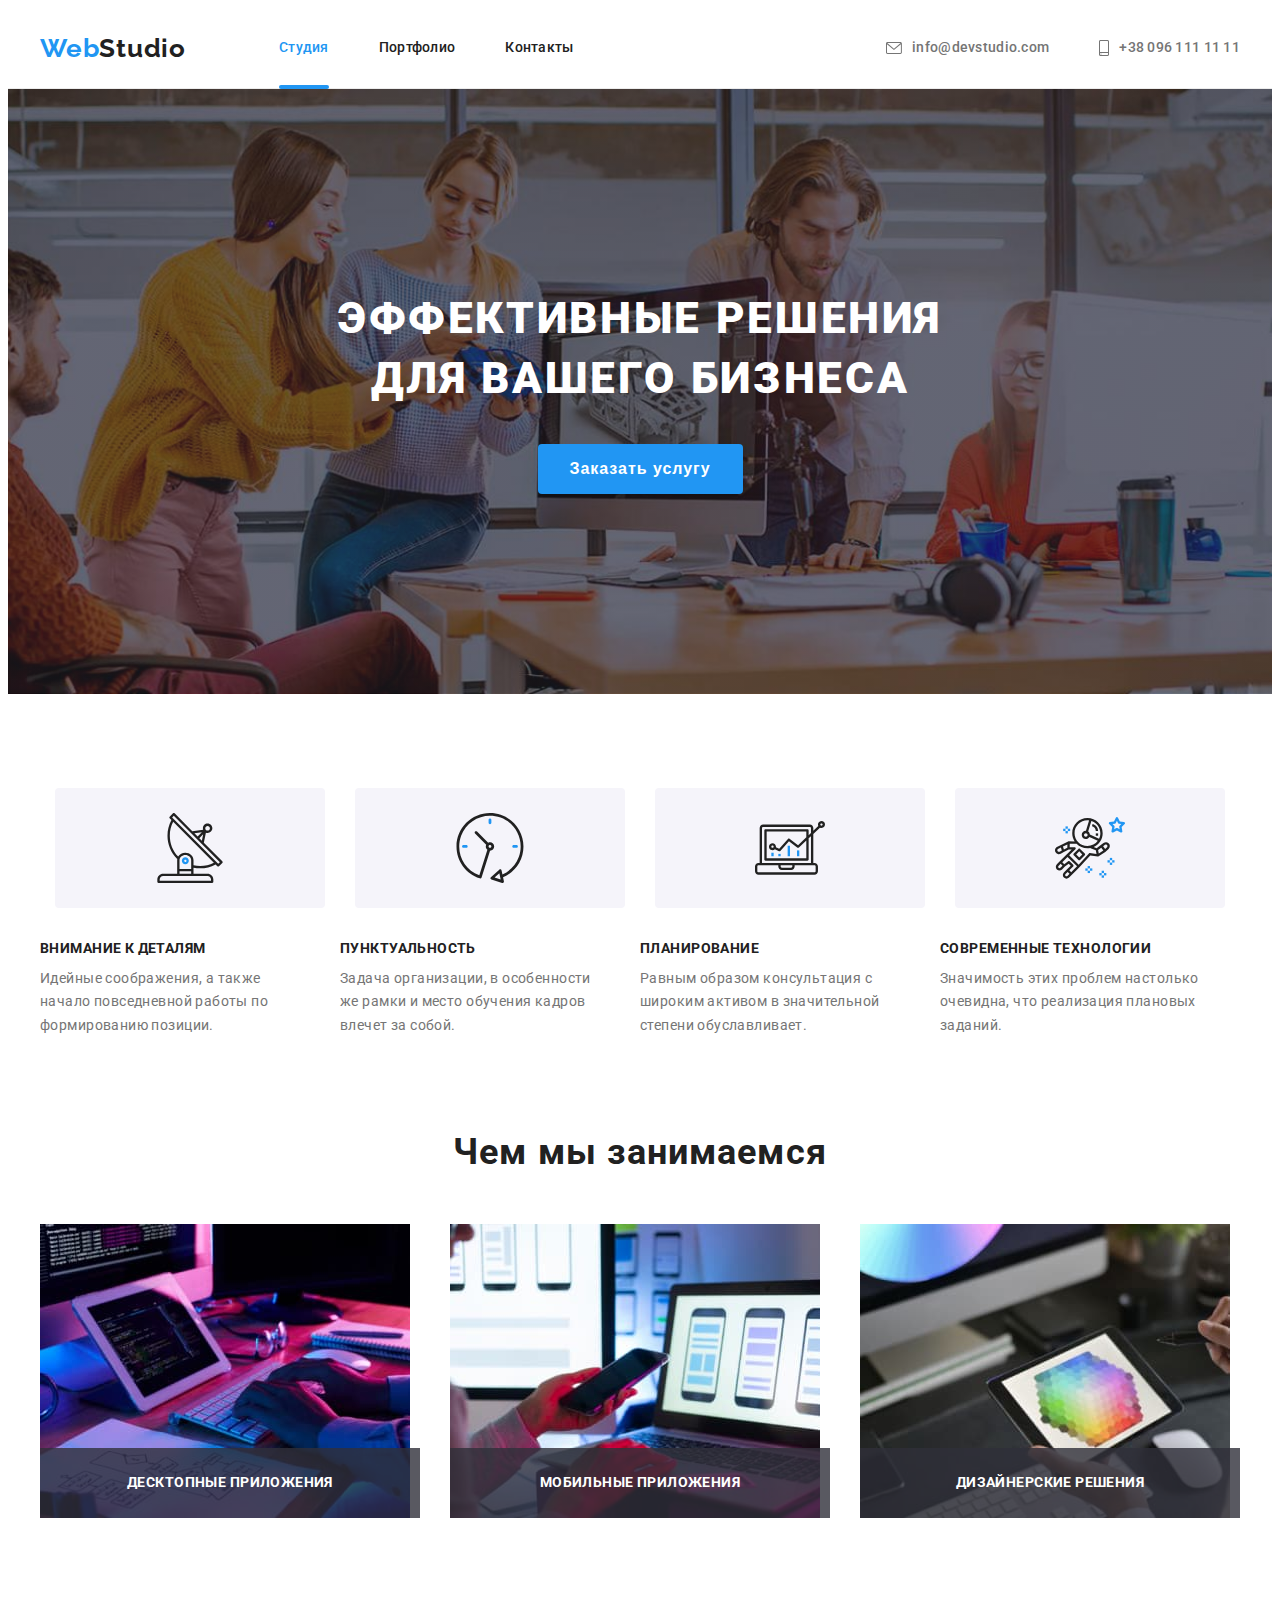
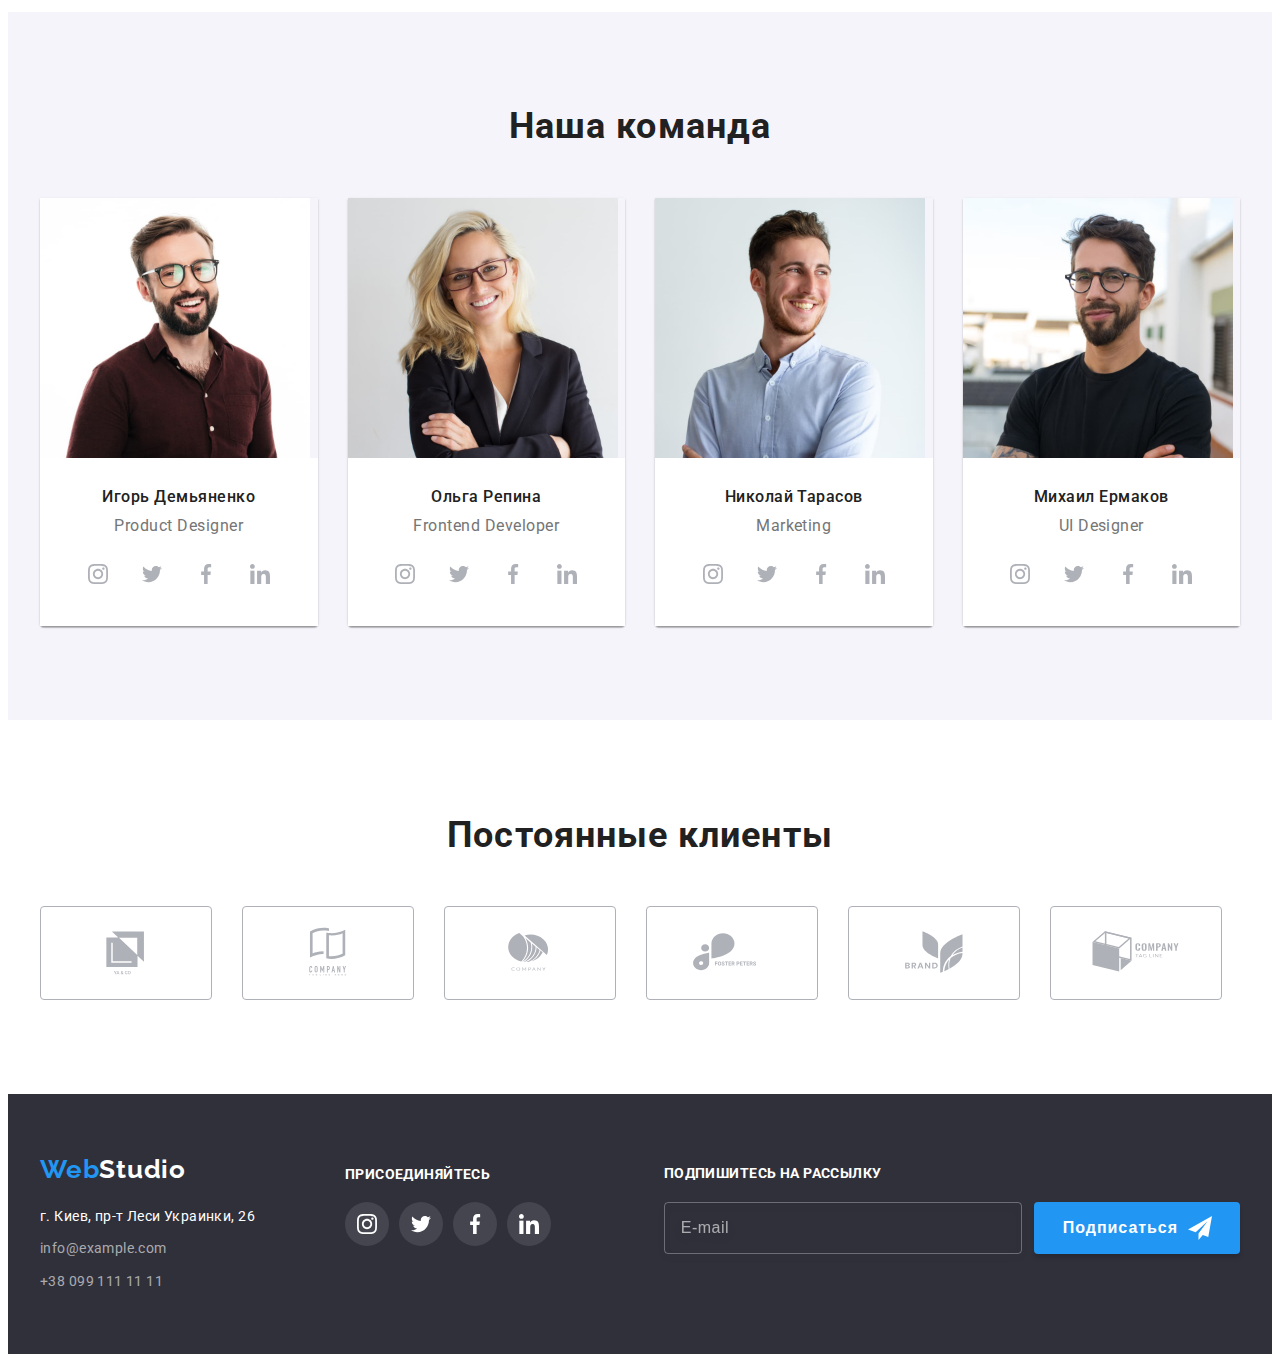
<file: index.html>
<!DOCTYPE html>
<html lang="ru">

<head>
    <meta charset="UTF-8">
    <meta http-equiv="X-UA-Compatible" content="IE=edge">
    <meta name="viewport" content="width=device-width, initial-scale=1.0">
    <title>Document</title>
    <link rel="preconnect" href="https://fonts.googleapis.com">
    <link rel="preconnect" href="https://fonts.gstatic.com" crossorigin>
    <link
        href="https://fonts.googleapis.com/css2?family=Raleway:wght@700&family=Roboto:wght@400;500;700;900&display=swap"
        rel="stylesheet">
    <link rel="stylesheet" href="https://cdnjs.cloudflare.com/ajax/libs/modern-normalize/1.1.0/modern-normalize.min.css"
        integrity="sha512-wpPYUAdjBVSE4KJnH1VR1HeZfpl1ub8YT/NKx4PuQ5NmX2tKuGu6U/JRp5y+Y8XG2tV+wKQpNHVUX03MfMFn9Q=="
        crossorigin="anonymous" referrerpolicy="no-referrer" />
    <link rel="stylesheet" href="./css/styles.css">
</head>

<body>
    <header class="header">
        <div class="container main-nav">
            <nav class="header-nav">
                <a class="logo link" href="/">Web<span class="logo-item" lang="en">Studio</span></a>

                <ul class="header-list list">
                    <li class="header-item"><a class="link header-link current" href="">Студия</a></li>
                    <li class="header-item"><a class="link header-link" href="./portfolio.html">Портфолио</a></li>
                    <li class="header-item"><a class="link header-link" href="">Контакты</a></li>
                </ul>
            </nav>

            <ul class="info-list list">
                <li class="info-item">
                    <a class="link info-link" href="mailto:info@devstudio.com"><svg class="info-icon" width="16" height="12">
                        <use href="./images/icons.svg#icon-mail"></use></svg>info@devstudio.com</a>
                </li>
                <li class="info-item">
                    <a class="link info-link" href="tel:+380961111111"><svg class="info-icon" width="10" height="16">
                        <use href="./images/icons.svg#icon-phone"></use></svg>+38 096 111 11 11</a>
                </li>
            </ul>
        </div>
    </header>

    <main>
        <section class="hero">
            <div class="container hero-container">
                <h1 class="hero-title">Эффективные решения для вашего бизнеса</h1>
                <button class="hero-btn" type="button" data-modal-open>Заказать услугу</button>
            </div>
        </section>

        <section class="features">
            <div class="container features-container">
                <h2 class="features-title" hidden>Наши преимущества</h2>
                <div class="features-img">
                    <ul class="features-img-list list">
                        <li class="features-img-item">
                            <svg class="features-icon" width="70" height="70">
                                <use href="./images/icons.svg#icon-antenna"></use>
                            </svg>
                        </li>
                        <li class="features-img-item">
                            <svg class="features-icon" width="70" height="70">
                                <use href="./images/icons.svg#icon-clock"></use>
                            </svg>
                        </li>
                        <li class="features-img-item">
                            <svg class="features-icon" width="70" height="70">
                                <use href="./images/icons.svg#icon-diagram"></use>
                            </svg>
                        </li>
                        <li class="features-img-item">
                            <svg class="features-icon" width="70" height="70">
                                <use href="./images/icons.svg#icon-astronaut"></use>
                            </svg>
                        </li>
                    </ul>
                </div>
                <ul class="features-list list">
                    <li class="features-item">
                        <h3 class="features-item-title">Внимание к деталям</h3>
                        <p class="features-item-text">
                            Идейные соображения, а также начало повседневной работы по формированию позиции.
                        </p>
                    </li>

                    <li class="features-item">
                        <h3 class="features-item-title">Пунктуальность</h3>
                        <p class="features-item-text">
                            Задача организации, в особенности же рамки и место обучения кадров влечет за собой.
                        </p>
                    </li>

                    <li class="features-item">
                        <h3 class="features-item-title">Планирование</h3>
                        <p class="features-item-text">
                            Равным образом консультация с широким активом в значительной степени обуславливает.
                        </p>
                    </li>

                    <li class="features-item">
                        <h3 class="features-item-title">Современные технологии</h3>
                        <p class="features-item-text">
                            Значимость этих проблем настолько очевидна, что реализация плановых заданий.
                        </p>
                    </li>
                </ul>
            </div>
        </section>

        <section class="work">
            <div class="container work-container">
                <h2 class="work-title">Чем мы занимаемся</h2>
                <ul class="work-list list">
                    <li class="work-item">
                        <a href=""><img src="./images/studio/example1.jpg" alt="программирование"
                                width="370"></a>
                        <p class="work-item-text">Десктопные приложения</p>
                    </li>
                    <li class="work-item">
                        <a href=""><img src="./images/studio/example2.jpg" alt="разработка"
                                width="370"></a>
                        <p class="work-item-text">Мобильные приложения</p>
                    </li>
                    <li class="work-item">
                        <a href=""><img src="./images/studio/example3.jpg" alt="дизайн"
                                width="370"></a>
                        <p class="work-item-text">Дизайнерские решения</p>
                    </li>
                </ul>
            </div>
        </section>

        <section class="staff">
            <div class="container staff-container">
                <h2 class="staff-title">Наша команда</h2>
                <ul class="staff-list list">
                    <li class="staff-item">
                        <img class="staff-image" src="./images/studio/productdesigner.jpg" alt="Игорь Демьяненко"
                            width="270">
                        <div class="staff-description">
                            <h3 class="staff-item-title">Игорь Демьяненко</h3>
                            <p class="staff-item-text"><span lang="en">Product Designer</span></p>
                            <ul class="staff-social-list list">
                                <li class="staff-social-item">
                                    <a href="" class="staff-social-link">
                                        <svg class="staff-social-icon" width="20" height="20">
                                            <use href="./images/icons.svg#icon-instagram"></use>
                                        </svg>
                                    </a>
                                </li>
                                <li class="staff-social-item">
                                    <a href="" class="staff-social-link">
                                        <svg class="staff-social-icon" width="20" height="20">
                                            <use href="./images/icons.svg#icon-twitter"></use>
                                        </svg>
                                    </a>
                                </li>
                                <li class="staff-social-item">
                                    <a href="" class="staff-social-link">
                                        <svg class="staff-social-icon" width="20" height="20">
                                            <use href="./images/icons.svg#icon-facebook"></use>
                                        </svg>
                                    </a>
                                </li>
                                <li class="staff-social-item">
                                    <a href="" class="staff-social-link">
                                        <svg class="staff-social-icon" width="20" height="20">
                                            <use href="./images/icons.svg#icon-linkedin"></use>
                                        </svg>
                                    </a>
                                </li>
                            </ul>
                        </div>
                    </li>

                    <li class="staff-item">
                        <img class="staff-image" src="./images/studio/frontenddeveloper.jpg" alt="Ольга Репина"
                            width="270">
                        <div class="staff-description">
                            <h3 class="staff-item-title">Ольга Репина</h3>
                            <p class="staff-item-text"><span lang="en">Frontend Developer</span></p>
                            <ul class="staff-social-list list">
                                <li class="staff-social-item">
                                    <a href="" class="staff-social-link">
                                        <svg class="staff-social-icon" width="20" height="20">
                                            <use href="./images/icons.svg#icon-instagram"></use>
                                        </svg>
                                    </a>
                                </li>
                                <li class="staff-social-item">
                                    <a href="" class="staff-social-link">
                                        <svg class="staff-social-icon" width="20" height="20">
                                            <use href="./images/icons.svg#icon-twitter"></use>
                                        </svg>
                                    </a>
                                </li>
                                <li class="staff-social-item">
                                    <a href="" class="staff-social-link">
                                        <svg class="staff-social-icon" width="20" height="20">
                                            <use href="./images/icons.svg#icon-facebook"></use>
                                        </svg>
                                    </a>
                                </li>
                                <li class="staff-social-item">
                                    <a href="" class="staff-social-link">
                                        <svg class="staff-social-icon" width="20" height="20">
                                            <use href="./images/icons.svg#icon-linkedin"></use>
                                        </svg>
                                    </a>
                                </li>
                            </ul>
                        </div>
                    </li>

                    <li class="staff-item">
                        <img class="staff-image" src="./images/studio/marketing.jpg" alt="Николай Тарасов" width="270">
                        <div class="staff-description">
                            <h3 class="staff-item-title">Николай Тарасов</h3>
                            <p class="staff-item-text"><span lang="en">Marketing</span></p>
                            <ul class="staff-social-list list">
                                <li class="staff-social-item">
                                    <a href="" class="staff-social-link">
                                        <svg class="staff-social-icon" width="20" height="20">
                                            <use href="./images/icons.svg#icon-instagram"></use>
                                        </svg>
                                    </a>
                                </li>
                                <li class="staff-social-item">
                                    <a href="" class="staff-social-link">
                                        <svg class="staff-social-icon" width="20" height="20">
                                            <use href="./images/icons.svg#icon-twitter"></use>
                                        </svg>
                                    </a>
                                </li>
                                <li class="staff-social-item">
                                    <a href="" class="staff-social-link">
                                        <svg class="staff-social-icon" width="20" height="20">
                                            <use href="./images/icons.svg#icon-facebook"></use>
                                        </svg>
                                    </a>
                                </li>
                                <li class="staff-social-item">
                                    <a href="" class="staff-social-link">
                                        <svg class="staff-social-icon" width="20" height="20">
                                            <use href="./images/icons.svg#icon-linkedin"></use>
                                        </svg>
                                    </a>
                                </li>
                            </ul>
                        </div>
                    </li>

                    <li class="staff-item">
                        <img class="staff-image" src="./images/studio/designer.jpg" alt="Михаил Ермаков" width="270">
                        <div class="staff-description">
                            <h3 class="staff-item-title">Михаил Ермаков</h3>
                            <p class="staff-item-text">UI Designer</p>
                            <ul class="staff-social-list list">
                                <li class="staff-social-item">
                                    <a href="" class="staff-social-link">
                                        <svg class="staff-social-icon" width="20" height="20">
                                            <use href="./images/icons.svg#icon-instagram"></use>
                                        </svg>
                                    </a>
                                </li>
                                <li class="staff-social-item">
                                    <a href="" class="staff-social-link">
                                        <svg class="staff-social-icon" width="20" height="20">
                                            <use href="./images/icons.svg#icon-twitter"></use>
                                        </svg>
                                    </a>
                                </li>
                                <li class="staff-social-item">
                                    <a href="" class="staff-social-link">
                                        <svg class="staff-social-icon" width="20" height="20">
                                            <use href="./images/icons.svg#icon-facebook"></use>
                                        </svg>
                                    </a>
                                </li>
                                <li class="staff-social-item">
                                    <a href="" class="staff-social-link">
                                        <svg class="staff-social-icon" width="20" height="20">
                                            <use href="./images/icons.svg#icon-linkedin"></use>
                                        </svg>
                                    </a>
                                </li>
                            </ul>
                        </div>
                    </li>
                </ul>
            </div>
        </section>

        <section class="clients">
            <div class="container clients-container">
                <h2 class="clients-title">Постоянные клиенты</h2>
                <ul class="clients-list list">
                    <li class="clients-list-item">
                        <a href="" class="clients-list-link">
                            <svg class="clients-icon" width="106" height="55">
                                <use href="./images/icons.svg#icon-clients-1"></use>
                            </svg>
                        </a>
                    </li>
                    <li class="clients-list-item">
                        <a href="" class="clients-list-link">
                            <svg class="clients-icon" width="106" height="55">
                                <use href="./images/icons.svg#icon-clients-2"></use>
                            </svg>
                        </a>
                    </li>
                    <li class="clients-list-item">
                        <a href="" class="clients-list-link">
                            <svg class="clients-icon" width="106" height="55">
                                <use href="./images/icons.svg#icon-clients-3"></use>
                            </svg>
                        </a>
                    </li>
                    <li class="clients-list-item">
                        <a href="" class="clients-list-link">
                            <svg class="clients-icon" width="106" height="55">
                                <use href="./images/icons.svg#icon-clients-4"></use>
                            </svg>
                        </a>
                    </li>
                    <li class="clients-list-item">
                        <a href="" class="clients-list-link">
                            <svg class="clients-icon" width="106" height="55">
                                <use href="./images/icons.svg#icon-clints-5"></use>
                            </svg>
                        </a>
                    </li>
                    <li class="clients-list-item">
                        <a href="" class="clients-list-link">
                            <svg class="clients-icon" width="106" height="55">
                                <use href="./images/icons.svg#icon-clients-6"></use>
                            </svg>
                        </a>
                    </li>
                </ul>

            </div>
        </section>
    </main>

    <footer class="footer">
        <div class="container footer-container">
            <div class="footer-address">
                <a class="logo footer-logo link" href="/">Web<span class="logo-item-footer">Studio</span></a>
            <address class="address">
            <ul class="address-list list">
                <li class="address-list-item"><a class="address-item link address-link" href="https://goo.gl/maps/gP1151Hmsw5x3k3r9"
                    target="_blank" rel="noopener noreferrer">г. Киев, пр-т Леси Украинки, 26</a></li>
                <li class="address-list-item"><a class="address-item link" href="mailto:info@example.com">info@example.com</a></li>
                <li class="address-list-item"><a class="address-item link" href="tel:+380991111111">+38 099 111 11 11</a></li>
            </ul>
            </address>
            </div>
            
            <div class="footer-links">
                <p class="footer-social-text">присоединяйтесь</p>
                <ul class="footer-social-list list">
                    <li class="footer-social-item">
                        <a href="" class="footer-social-link">
                            <svg class="footer-social-icon" width="20" height="20">
                                <use href="./images/icons.svg#icon-instagram"></use>
                            </svg>
                        </a>
                    </li>
                    <li class="footer-social-item">
                        <a href="" class="footer-social-link">
                            <svg class="footer-social-icon" width="20" height="20">
                                <use href="./images/icons.svg#icon-twitter"></use>
                            </svg>
                        </a>
                    </li>
                    <li class="footer-social-item">
                        <a href="" class="footer-social-link">
                            <svg class="footer-social-icon" width="20" height="20">
                                <use href="./images/icons.svg#icon-facebook"></use>
                            </svg>
                        </a>
                    </li>
                    <li class="footer-social-item">
                        <a href="" class="footer-social-link">
                            <svg class="footer-social-icon" width="20" height="20">
                                <use href="./images/icons.svg#icon-linkedin"></use>
                            </svg>
                        </a>
                    </li>
                </ul>
            </div>
            <div class="footer-join">
                <p class="footer-join-text">Подпишитесь на рассылку</p>
                <div class="footer-join-form">
                    <form action="#" class="online-form">
                        <input 
                        class="online-input" 
                        type="email" 
                        name="online-name" 
                        id=""
                        placeholder="E-mail">
                    </form>
                    <button type="submit" class="online-form-btn">Подписаться
                        <svg class="online-form-icon" width="24" height="24">
                            <use href="./images/icons.svg#icon-send"></use>
                        </svg>
                    </button>
                </div>
                
            </div>
            
        </div>
    </footer>
    <div class="backdrop is-hidden" data-modal>
        <div class="modal">
            <button type="button" class="modal-close" data-modal-close>
                <svg class="modal-close-icon" width="18" height="18">
                    <use href="./images/icons.svg#icon-close"></use>
                </svg>
            </button>
            <p class="modal-title">Оставьте свои данные, мы вам перезвоним</p>
            <form action="#" class="modal-form">
                <div class="modal-field">
                    <label for="name" class="form-input-text">Имя</label>
                    <div class="input-wrap">
                        <input 
                        type="text" 
                        id="name"
                        name="user-name" 
                        class="modal-form-input"
                        required>
                        <svg class="input-icon" width="12" height="12">
                            <use href="./images/icons.svg#icon-name-modal"></use>
                        </svg>
                    </div>
                </div>
                

                <div class="modal-field">
                    <label for="tel" class="form-input-text">Телефон</label>
                    <div class="input-wrap">
                        <input 
                        type="tel" 
                        id="tel"
                        name="user-tel" 
                        class="modal-form-input"
                        required>
                        <svg class="input-icon" width="13" height="13">
                            <use href="./images/icons.svg#icon-tel-modal"></use>
                        </svg>
                    </div>
                </div>

                <div class="modal-field">
                    <label for="email" class="form-input-text">Почта</label>
                    <div class="input-wrap">
                        <input 
                        type="email" 
                        id="email"
                        name="user-email" 
                        class="modal-form-input"
                        required>
                        <svg class="input-icon" width="15" height="12">
                            <use href="./images/icons.svg#icon-mail-modal"></use>
                        </svg>
                    </div>
                </div>

                <div class="modal-field">
                    <label for="comment" class="form-input-text">Комментарий</label>
                    <textarea 
                    name="" 
                    id="comment" 
                    class="comment-input"
                    placeholder="Введите текст"></textarea>
                </div>

                <div class="modal-field">
                    <input 
                    type="checkbox" 
                    name="policy" 
                    id="policy"
                    class="modal-check visually-hidden">
                    <label for="policy" class="check-text"
                        ><span class="check-item">
                            <svg class="check-icon" width="11" height="8">
                                <use href="./images/icons.svg#icon-check"></use>
                            </svg>
                        </span>Соглашаюсь с рассылкой и принимаю <a href="" class="policy-link"> Условия договора</a> </label>
                </div>

                <button class="modal-btn" type="submit">Отправить</button>
            </form>
        </div>
    </div>
    <script src="./js/modal.js"></script>
</body>
</html>
</file>
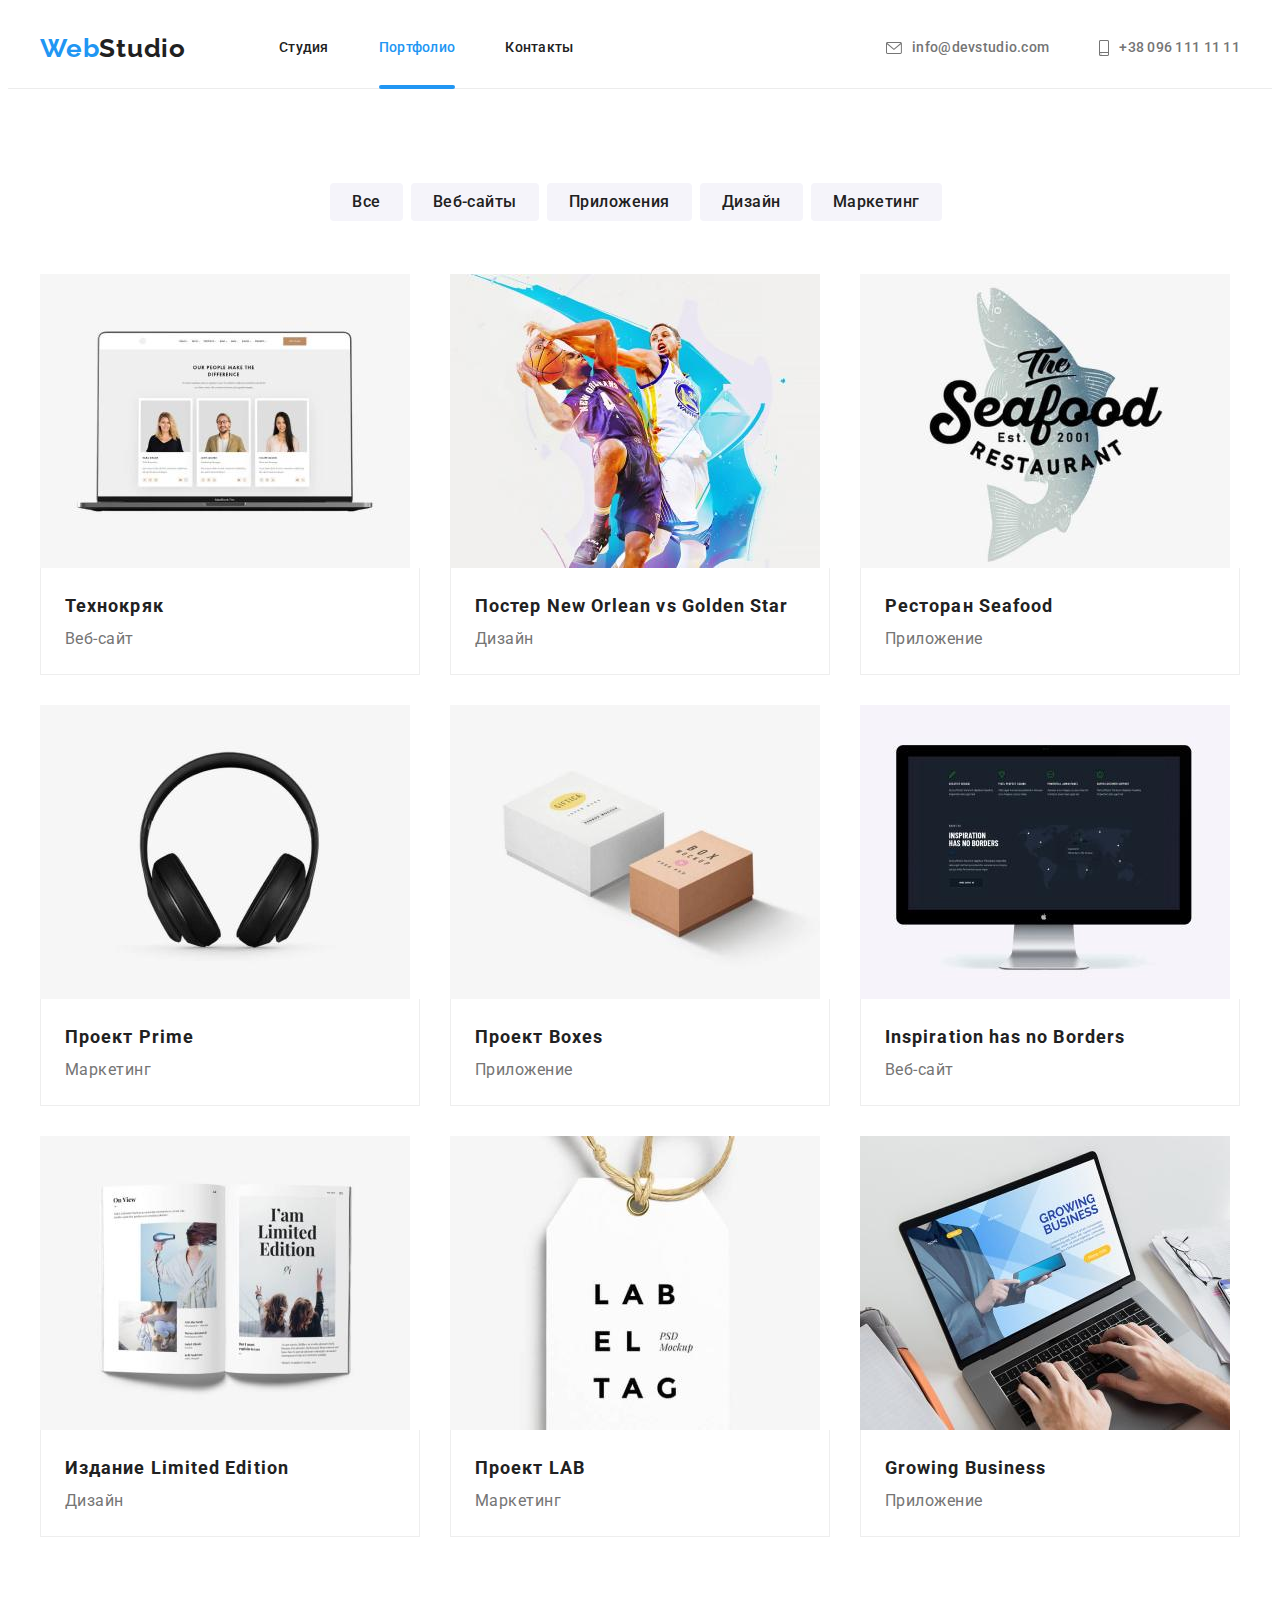
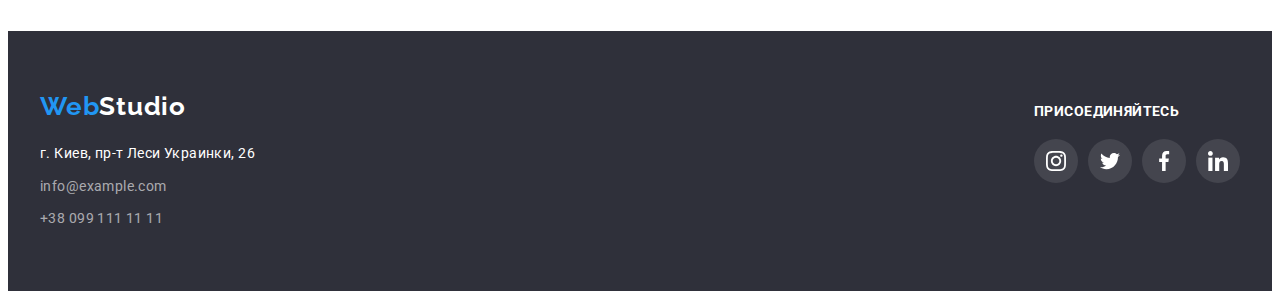
<file: portfolio.html>
<!DOCTYPE html>
<html lang="ru">

<head>
    <meta charset="UTF-8">
    <meta http-equiv="X-UA-Compatible" content="IE=edge">
    <meta name="viewport" content="width=device-width, initial-scale=1.0">
    <title>Document</title>
    <link rel="preconnect" href="https://fonts.googleapis.com">
    <link rel="preconnect" href="https://fonts.gstatic.com" crossorigin>
    <link
        href="https://fonts.googleapis.com/css2?family=Raleway:wght@700&family=Roboto:wght@400;500;700;900&display=swap"
        rel="stylesheet">
    <link rel="stylesheet" href="https://cdnjs.cloudflare.com/ajax/libs/modern-normalize/1.1.0/modern-normalize.min.css"
        integrity="sha512-wpPYUAdjBVSE4KJnH1VR1HeZfpl1ub8YT/NKx4PuQ5NmX2tKuGu6U/JRp5y+Y8XG2tV+wKQpNHVUX03MfMFn9Q=="
        crossorigin="anonymous" referrerpolicy="no-referrer" />
    <link rel="stylesheet" href="./css/styles.css">
</head>

<body>
    <header class="header">
        <div class="container main-nav">
            <nav class="header-nav">
                <a class="logo link" href="/">Web<span class="logo-item" lang="en">Studio</span></a>

                <ul class="header-list list">
                    <li class="header-item"><a class="link header-link" href="./index.html">Студия</a></li>
                    <li class="header-item"><a class="link header-link current" href="./portfolio.html">Портфолио</a></li>
                    <li class="header-item"><a class="link header-link" href="">Контакты</a></li>
                </ul>
            </nav>

            <ul class="info-list list">
                <li class="info-item">
                    <a class="link info-link" href="mailto:info@devstudio.com"><svg class="info-icon" width="16"
                            height="12">
                            <use href="./images/icons.svg#icon-mail"></use>
                        </svg>info@devstudio.com</a>
                </li>
                <li class="info-item">
                    <a class="link info-link" href="tel:+380961111111"><svg class="info-icon" width="10" height="16">
                            <use href="./images/icons.svg#icon-phone"></use>
                        </svg>+38 096 111 11 11</a>
                </li>
            </ul>
        </div>
    </header>

    <main>
        <div>
            <section class="portfolio">
                <div class="container portfolio-container">
                    <h1 class="portfolio-title" hidden>Доступные портфолио</h1>
                    <ul class="portfolio-list first-portfolio-list list">
                        <li class="portfolio-item"><button class="portfolio-list-btn button" type="button">Все</button>
                        </li>
                        <li class="portfolio-item"><button class="portfolio-list-btn button"
                                type="button">Веб-сайты</button></li>
                        <li class="portfolio-item"><button class="portfolio-list-btn button"
                                type="button">Приложения</button></li>
                        <li class="portfolio-item"><button class="portfolio-list-btn button"
                                type="button">Дизайн</button></li>
                        <li class="portfolio-item"><button class="portfolio-list-btn button"
                                type="button">Маркетинг</button></li>
                    </ul>
                    <ul class="portfolio-list second-portfolio-list list">
                        <li class="portfolio-list-item">
                            <div class="portfolio-list-wrap">
                                <img class="portfolio-image" src="./images/portfolio/portfolio-img-1.jpg" alt="Технокряк"
                                    width="370" height="294">
                                <p class="portfolio-list-top-text">Технокряк это современная площадка распространения коронавируса. Компании используют эту платформу для цифрового
                                    шпионажа и атак на защищённые сервера конкурентов.</p>
                            </div>
                            <div class="portfolio-description">
                                <h2 class="portfolio-list-title">Технокряк</h2>
                                <p class="portfolio-list-text">Веб-сайт</p>
                            </div>
                        </li>
                        <li class="portfolio-list-item">
                            <div class="portfolio-list-wrap">
                                <img class="portfolio-image" src="./images/portfolio/portfolio-img-2.jpg"
                                alt="Постер New Orlean vs Golden Star" width="370" height="294">
                                <p class="portfolio-list-top-text">Технокряк это современная площадка распространения коронавируса. Компании используют
                                    эту платформу для цифрового шпионажа и атак на защищённые сервера конкурентов.</p>
                            </div>
                            <div class="portfolio-description">
                                <h2 class="portfolio-list-title">Постер<span lang="en"> New Orlean vs Golden Star</span></h2>
                                <p class="portfolio-list-text">Дизайн</p>
                            </div>  
                        </li>
                        <li class="portfolio-list-item">
                            <div class="portfolio-list-wrap">
                                <img class="portfolio-image" src="./images/portfolio/portfolio-img-3.jpg"
                                alt="Ресторан Seafood" width="370" height="294">
                                <p class="portfolio-list-top-text">Технокряк это современная площадка распространения коронавируса. Компании используют
                                эту платформу для цифрового шпионажа и атак на защищённые сервера конкурентов.</p>
                            </div>
                            <div class="portfolio-description">
                                <h2 class="portfolio-list-title">Ресторан<span lang="en"> Seafood</span></h2>
                                <p class="portfolio-list-text">Приложение</p>
                            </div>
                        </li>
                        <li class="portfolio-list-item">
                            <div class="portfolio-list-wrap">
                                <img class="portfolio-image" src="./images/portfolio/portfolio-img-4.jpg" alt="Проект Prime"
                                width="370" height="294">
                                <p class="portfolio-list-top-text">Технокряк это современная площадка распространения коронавируса. Компании используют
                                    эту платформу для цифрового шпионажа и атак на защищённые сервера конкурентов.</p>
                            </div>    
                            <div class="portfolio-description">
                                <h2 class="portfolio-list-title">Проект<span lang="en"> Prime</span></h2>
                                <p class="portfolio-list-text">Маркетинг</p>
                            </div>
                        </li>
                        <li class="portfolio-list-item">
                            <div class="portfolio-list-wrap">
                                <img class="portfolio-image" src="./images/portfolio/portfolio-img-5.jpg" alt="Проект Boxes"
                                width="370" height="294">
                                <p class="portfolio-list-top-text">Технокряк это современная площадка распространения коронавируса. Компании используют
                                    эту платформу для цифрового шпионажа и атак на защищённые сервера конкурентов.</p>
                            </div>
                            <div class="portfolio-description">
                                <h2 class="portfolio-list-title">Проект<span lang="en"> Boxes</span></h2>
                                <p class="portfolio-list-text">Приложение</p>
                            </div>
                        </li>
                        <li class="portfolio-list-item">
                            <div class="portfolio-list-wrap">
                                <img class="portfolio-image" src="./images/portfolio/portfolio-img-6.jpg"
                                alt="Inspiration has no Borders" width="370" height="294">
                                <p class="portfolio-list-top-text">Технокряк это современная площадка распространения коронавируса. Компании используют
                                    эту платформу для цифрового шпионажа и атак на защищённые сервера конкурентов.</p>
                            </div>
                            <div class="portfolio-description">
                                <h2 class="portfolio-list-title"><span lang="en">Inspiration has no Borders</span></h2>
                                <p class="portfolio-list-text">Веб-сайт</p>
                            </div>
                        </li>
                        <li class="portfolio-list-item">
                            <div class="portfolio-list-wrap">
                                <img class="portfolio-image" src="./images/portfolio/portfolio-img-7.jpg"
                                alt="Издание Limited Edition" width="370" height="294">
                                <p class="portfolio-list-top-text">Технокряк это современная площадка распространения коронавируса. Компании используют
                                    эту платформу для цифрового шпионажа и атак на защищённые сервера конкурентов.</p>
                            </div>
                            <div class="portfolio-description">
                                <h2 class="portfolio-list-title">Издание<span lang="en"> Limited Edition</span></h2>
                                <p class="portfolio-list-text">Дизайн</p>
                            </div>
                        </li>
                        <li class="portfolio-list-item">
                            <div class="portfolio-list-wrap">
                                <img class="portfolio-image" src="./images/portfolio/portfolio-img-8.jpg" alt="Проект LAB"
                                width="370" height="294">
                                <p class="portfolio-list-top-text">Технокряк это современная площадка распространения коронавируса. Компании используют
                                    эту платформу для цифрового шпионажа и атак на защищённые сервера конкурентов.</p>
                            </div>    
                            <div class="portfolio-description">
                                <h2 class="portfolio-list-title">Проект<span lang="en"> LAB</span></h2>
                                <p class="portfolio-list-text">Маркетинг</p>
                            </div>
                        </li>
                        <li class="portfolio-list-item">
                            <div class="portfolio-list-wrap">
                                <img class="portfolio-image" src="./images/portfolio/portfolio-img-9.jpg"
                                alt="Growing Business" width="370" height="294">
                                <p class="portfolio-list-top-text">Технокряк это современная площадка распространения коронавируса. Компании используют
                                    эту платформу для цифрового шпионажа и атак на защищённые сервера конкурентов.</p>
                            </div>
                                <div class="portfolio-description">
                                <h2 class="portfolio-list-title"><span lang="en">Growing Business</span></h2>
                                <p class="portfolio-list-text">Приложение</p>
                            </div>
                        </li>
                    </ul>
                </div>
            </section>
        </div>
    </main>

    <footer class="footer">
        <div class="container footer-container">
            <div class="footer-address">
                <a class="logo footer-logo link" href="/">Web<span class="logo-item-footer">Studio</span></a>
                <address class="address">
                    <ul class="address-list list">
                        <li class="address-list-item"><a class="address-item link address-link"
                                href="https://goo.gl/maps/gP1151Hmsw5x3k3r9" target="_blank" rel="noopener noreferrer">г.
                                Киев, пр-т Леси Украинки, 26</a></li>
                        <li class="address-list-item"><a class="address-item link"
                                href="mailto:info@example.com">info@example.com</a></li>
                        <li class="address-list-item"><a class="address-item link" href="tel:+380991111111">+38 099 111 11
                                11</a></li>
                    </ul>
                </address>
            </div>
    
            <div class="footer-links">
                <p class="footer-social-text">присоединяйтесь</p>
                <ul class="footer-social-list list">
                    <li class="footer-social-item">
                        <a href="" class="footer-social-link">
                            <svg class="footer-social-icon" width="20" height="20">
                                <use href="./images/icons.svg#icon-instagram"></use>
                            </svg>
                        </a>
                    </li>
                    <li class="footer-social-item">
                        <a href="" class="footer-social-link">
                            <svg class="footer-social-icon" width="20" height="20">
                                <use href="./images/icons.svg#icon-twitter"></use>
                            </svg>
                        </a>
                    </li>
                    <li class="footer-social-item">
                        <a href="" class="footer-social-link">
                            <svg class="footer-social-icon" width="20" height="20">
                                <use href="./images/icons.svg#icon-facebook"></use>
                            </svg>
                        </a>
                    </li>
                    <li class="footer-social-item">
                        <a href="" class="footer-social-link">
                            <svg class="footer-social-icon" width="20" height="20">
                                <use href="./images/icons.svg#icon-linkedin"></use>
                            </svg>
                        </a>
                    </li>
                </ul>
            </div>
    
        </div>
    </footer>
    </body>
    
    </html>
</file>
<file: css/styles.css>
:root {
  --main-title-color: #212121;
  --second-title-color: #ffffff;
  --main-text-color: #757575;
  --second-text-color: rgba(255, 255, 255, 0.6);
  --main-background-color: #ffffff;
  --second-background-color: #2f303a;
  --additional-background-color: #f5f4fa;
  --accent-color: #2196f3;
}

p,
h1,
h2,
h3,
h4,
h5,
h6 {
  margin: 0 auto;
}

.container {
  width: 1200px;
  padding-left: 15px;
  padding-right: 15px;
  margin: 0 auto;
}

ul {
  margin: 0;
  padding: 0;
}

img {
  display: block;
}

button {
  cursor: pointer;
}

body {
  font-family: Roboto, sans-serif;
  background-color: var(--main-background-color);
}

.list {
  list-style: none;
}

.link {
  text-decoration: none;
}

.visually-hidden {
  position: absolute;
  white-space: nowrap;
  width: 1px;
  height: 1px;
  overflow: hidden;
  border: 0;
  padding: 0;
  clip: rect(0 0 0 0);
  clip-path: inset(50%);
  margin: -1px;
}

/* ------Header------ */

.main-nav {
  display: flex;
}

.header {
  border-bottom: 1px solid #ececec;
}

.header-nav {
  display: flex;
}

.logo {
  font-family: Raleway;
  font-weight: bold;
  font-size: 26px;
  line-height: 1.19;
  letter-spacing: 0.03em;
  color: var(--accent-color);
}

.logo-item {
  color: var(--main-title-color);
}

.header-item .current {
  color: var(--accent-color);
}

.header-link {
  display: block;
  padding-top: 32px;
  padding-bottom: 32px;

  color: var(--main-title-color);
  font-weight: 500;
  font-size: 14px;
  line-height: 1.14;
  letter-spacing: 0.02em;
  transition: color 250ms cubic-bezier(0.4, 0, 0.2, 1);
  position: relative;
}

.header-link:focus,
.header-link:hover {
  color: var(--accent-color);
}

.header-link.current::after {
  content: '';
  height: 4px;
  width: 100%;
  background-color: var(--accent-color);
  position: absolute;
  display: block;
  bottom: -1px;
  border-radius: 2px;
  left: 0;
}

.info-list {
  display: flex;
  margin-left: auto;
  padding-left: 0;
}

.info-link {
  display: flex;
  align-items: center;
  padding-top: 32px;
  padding-bottom: 32px;

  color: var(--main-text-color);
  font-weight: 500;
  font-size: 14px;
  line-height: 1.14;
  letter-spacing: 0.02em;
  transition: color 250ms cubic-bezier(0.4, 0, 0.2, 1);
}

.info-link:hover,
.info-link:focus {
  color: var(--accent-color);
}

.info-icon {
  fill: currentColor;
}

.info-item:not(:last-child) {
  margin-right: 50px;
}

.info-icon {
  margin-right: 10px;
}

.header-nav {
  display: flex;
  align-items: center;
}

.header-list {
  display: flex;
  margin-left: 93px;
  padding-left: 0;
}

.header-item {
  margin-right: 50px;
}

.header-item:last-child {
  margin-right: 0;
}

/* ------Hero------ */

.hero {
  background-image: linear-gradient(
      rgba(47, 48, 58, 0.4),
      rgba(47, 48, 58, 0.4)
    ),
    url(../images/studio/hero-bg.jpg);
  background-repeat: no-repeat;
  background-position: center;
  background-size: cover;
  background-color: var(--second-background-color);
  padding: 200px 0 200px;
}

.hero-container {
  display: flex;
  flex-direction: column;
}

.hero-title {
  width: 696px;
  margin-top: 0;
  margin-bottom: 35px;
  font-weight: 900;
  font-size: 44px;
  line-height: 1.36;
  text-align: center;
  letter-spacing: 0.06em;
  text-transform: uppercase;
  color: var(--second-title-color);
}

.hero-btn {
  display: inline-block;
  margin: 0 auto;
  padding: 10px 32px;
  border-radius: 4px;

  box-shadow: 0px 4px 4px rgba(0, 0, 0, 0.15);
  font-weight: bold;
  font-size: 16px;
  line-height: 1.87;
  display: flex;
  align-items: center;
  text-align: center;
  letter-spacing: 0.06em;
  color: var(--second-title-color);
  background-color: var(--accent-color);
  border: none;
  cursor: pointer;
}

/* ------Features------ */

.features {
  padding: 94px 0;
}

.features-list {
  display: flex;
}

.features-item:not(:last-child) {
  margin-right: 30px;
  max-width: 270px;
}

.features-item-title {
  display: inline-block;
  margin-bottom: 10px;
  font-weight: bold;
  font-size: 14px;
  line-height: 1.14;
  letter-spacing: 0.03em;
  text-transform: uppercase;
  color: var(--main-title-color);
}

.features-item-text {
  font-weight: normal;
  font-size: 14px;
  line-height: 1.71;
  letter-spacing: 0.03em;
  color: var(--main-text-color);
}

.features-link {
  display: inline-block;
  padding: 25px 100px;
  background: var(--additional-background-color);
  border-radius: 4px;
  margin-bottom: 30px;
}

.features-img-list {
  display: flex;
  justify-content: center;
}

.features-img-item {
  display: flex;
  align-items: center;
  justify-content: center;
  height: 120px;
  width: 270px;
  background-color: var(--additional-background-color);
  border-radius: 4px;
  margin-bottom: 30px;
}

.features-img-item:not(:last-child) {
  margin-right: 30px;
}
/* ------Work------ */

.work {
  padding-bottom: 94px;
}

.work-list {
  display: flex;
  flex-wrap: wrap;
  margin-right: -30px;
}

.work-title {
  margin-bottom: 50px;
  font-weight: bold;
  font-size: 36px;
  line-height: 1.16;
  text-align: center;
  letter-spacing: 0.03em;
  color: var(--main-title-color);
}

.work-item {
  flex-basis: calc(100% / 3 - 30px);
  margin-right: 30px;
  position: relative;
}

.work-item-text {
  position: absolute;
  bottom: 0;
  left: 0;
  background-color: rgba(47, 48, 58, 0.8);
  font-weight: bold;
  font-size: 14px;
  line-height: 1.14;
  text-align: center;
  letter-spacing: 0.03em;
  text-transform: uppercase;
  color: var(--second-title-color);
  padding-top: 27px;
  padding-bottom: 27px;
  width: 100%;
}

/* ------Staff------ */

.staff {
  background-color: var(--additional-background-color);
  padding-top: 94px;
  padding-bottom: 94px;
}

.staff-title {
  margin-bottom: 50px;
  font-weight: bold;
  font-size: 36px;
  line-height: 1.16;
  text-align: center;
  letter-spacing: 0.03em;
  color: var(--main-title-color);
}

.staff-list {
  display: flex;
  flex-wrap: wrap;
  margin-right: -30px;
}

.staff-item {
  flex-basis: calc(100% / 4 - 30px);
  margin-right: 30px;
  border-radius: 0px 0px 4px 4px;
  box-shadow: 0px 1px 3px rgba(0, 0, 0, 0.12), 0px 1px 1px rgba(0, 0, 0, 0.14),
    0px 2px 1px rgba(0, 0, 0, 0.2);
}

.staff-description {
  padding-top: 30px;
  padding-bottom: 30px;
  background-color: var(--main-background-color);
}

.staff-item-title {
  margin-bottom: 10px;
  font-weight: 500;
  font-size: 16px;
  line-height: 1.18;
  text-align: center;
  letter-spacing: 0.03em;
  color: var(--main-title-color);
}

.staff-item-text {
  margin-bottom: 16px;
  font-weight: normal;
  font-size: 16px;
  line-height: 1.18;
  text-align: center;
  letter-spacing: 0.03em;
  color: var(--main-text-color);
}

.staff-social-list {
  display: flex;
  justify-content: center;
}

.staff-social-item {
  width: 44px;
  height: 44px;
}

.staff-social-item + .staff-social-item {
  margin-left: 10px;
}

.staff-social-link {
  width: 100%;
  height: 100%;
  background-color: var(--main-background-color);
  border-radius: 50%;
  display: flex;
  align-items: center;
  justify-content: center;
  color: #afb1b8;
  transition: color 250ms cubic-bezier(0.4, 0, 0.2, 1),
    background-color 250ms cubic-bezier(0.4, 0, 0.2, 1);
}

.staff-social-link:hover,
.staff-social-link:focus {
  color: var(--second-title-color);
  background-color: var(--accent-color);
}

.staff-social-icon {
  fill: currentColor;
}
/* ------Clients------ */

.clients {
  padding-top: 94px;
  padding-bottom: 94px;
}

.clients-title {
  font-weight: bold;
  font-size: 36px;
  line-height: 42px;
  text-align: center;
  letter-spacing: 0.03em;
  color: var(--main-title-color);
  margin-bottom: 50px;
}

.clients-list {
  display: flex;
}

.clients-list-item {
  margin-right: 30px;
  box-sizing: border-box;
}

.clients-list-link {
  display: flex;
  justify-content: center;
  align-items: center;
  color: #afb1b8;
  border: 1px solid #afb1b8;
  border-radius: 4px;
  height: 92px;
  width: 170px;
  transition: color 250ms cubic-bezier(0.4, 0, 0.2, 1),
    border 250ms cubic-bezier(0.4, 0, 0.2, 1);
}

.clients-list-link:focus,
.clients-list-link:hover {
  color: var(--accent-color);
  border: 1px solid var(--accent-color);
}

.clients-icon {
  fill: currentColor;
}

/* ------Portfolio------ */

.portfolio {
  padding-top: 94px;
  padding-bottom: 94px;
}

.portfolio-list {
  font-weight: 500;
  font-size: 16px;
  line-height: 1.62px;
  letter-spacing: 0.03em;
  color: var(--main-title-color);
}

.first-portfolio-list {
  display: flex;
  margin-bottom: 53px;
  justify-content: center;
}

.portfolio-item:not(last-child) {
  margin-right: 8px;
}

.second-portfolio-list {
  display: flex;
  flex-wrap: wrap;
  margin-right: -30px;
  margin-bottom: -30px;
}

.portfolio-list-item {
  flex-basis: calc(100% / 3 - 30px);
  margin-right: 30px;
  margin-bottom: 30px;
  transition: box-shadow 250ms cubic-bezier(0.4, 0, 0.2, 1);
}

.portfolio-list-item:hover,
.portfolio-list-item:focus {
  box-shadow: 0px 1px 1px rgba(0, 0, 0, 0.12), 0px 4px 4px rgba(0, 0, 0, 0.06),
    1px 4px 6px rgba(61, 60, 60, 0.16);
}

.portfolio-list-item:hover .portfolio-list-top-text {
  transform: translateY(0);
}

.portfolio-list-wrap {
  position: relative;
  overflow: hidden;
}

.portfolio-list-top-text {
  position: absolute;
  top: 0;
  left: 0;
  background-color: rgba(33, 150, 243, 0.9);
  font-weight: normal;
  font-size: 18px;
  line-height: 1.56;
  letter-spacing: 0.03em;
  color: var(--second-title-color);
  padding: 63px 24px;
  overflow: auto;
  height: 100%;
  transform: translateY(101%);
  transition: transform 250ms cubic-bezier(0.4, 0, 0.2, 1);
}

.portfolio-list-btn {
  display: inline-block;
  padding: 6px 22px;
  border-radius: 4px;
  font-family: Roboto;
  font-style: normal;
  font-weight: 500;
  font-size: 16px;
  line-height: 1.62;
  text-align: center;
  letter-spacing: 0.03em;
  color: var(--secondary-btn-color);
  background-color: var(--additional-background-color);
  cursor: pointer;
  border: none;
  transition: color 250ms cubic-bezier(0.4, 0, 0.2, 1),
    background-color 250ms cubic-bezier(0.4, 0, 0.2, 1),
    box-shadow 250ms cubic-bezier(0.4, 0, 0.2, 1),
    border-radius 250ms cubic-bezier(0.4, 0, 0.2, 1);
}

.portfolio-list-btn:focus,
.portfolio-list-btn:hover {
  color: var(--second-title-color);
  background-color: var(--accent-color);
  box-shadow: 0px 3px 1px rgba(0, 0, 0, 0.1), 0px 1px 2px rgba(0, 0, 0, 0.08),
    0px 2px 2px rgba(0, 0, 0, 0.12);
  border-radius: 4px;
}

.portfolio-description {
  padding: 20px 24px;
  border-bottom: 1px solid #eeeeee;
  border-right: 1px solid #eeeeee;
  border-left: 1px solid #eeeeee;
}

.portfolio-list-title {
  font-weight: bold;
  font-size: 18px;
  line-height: 2;
  letter-spacing: 0.06em;
  color: var(--main-title-color);
}

.portfolio-list-text {
  font-weight: normal;
  font-size: 16px;
  line-height: 1.87;
  letter-spacing: 0.03em;
  color: var(--main-text-color);
}

/* ------Footer------ */

.footer {
  background-color: var(--second-background-color);
  padding-top: 60px;
  padding-bottom: 60px;
}

.footer-address {
  margin-right: 70px;
}

.footer-links {
  padding-top: 12px;
}

.footer-container {
  display: flex;
  justify-content: space-between;
}

.footer-logo {
  display: block;
  margin-bottom: 20px;
}

.logo-item-footer {
  color: var(--second-title-color);
}

.address-item {
  display: block;
  font-style: normal;
  font-weight: normal;
  font-size: 14px;
  line-height: 1.71;
  letter-spacing: 0.03em;
  color: var(--second-text-color);
  transition: color 250ms cubic-bezier(0.4, 0, 0.2, 1);
}

.address-list-item:not(:last-child) {
  margin-bottom: 9px;
}

.address-link {
  font-weight: normal;
  font-size: 14px;
  line-height: 1.71;
  letter-spacing: 0.03em;
  color: var(--second-title-color);
  transition: color 250ms cubic-bezier(0.4, 0, 0.2, 1);
}

.address-item:focus,
.address-item:hover {
  color: var(--accent-color);
}

.footer-social-text {
  font-weight: bold;
  font-size: 14px;
  line-height: 16px;
  letter-spacing: 0.03em;
  text-transform: uppercase;
  color: var(--second-title-color);
  margin-bottom: 20px;
}

.footer-social-list {
  display: flex;
}

.footer-social-item {
  width: 44px;
  height: 44px;
}

.footer-social-item + .footer-social-item {
  margin-left: 10px;
}

.footer-social-link {
  width: 100%;
  height: 100%;
  background-color: rgba(255, 255, 255, 0.1);
  border-radius: 50%;
  display: flex;
  align-items: center;
  justify-content: center;
  transition: background-color 250ms cubic-bezier(0.4, 0, 0.2, 1);
}

.footer-social-icon {
  fill: var(--second-title-color);
}

.footer-social-link:hover,
.footer-social-link:focus {
  background-color: var(--accent-color);
}

.footer-join {
  padding-top: 12px;
  margin-left: 93px;
}

.footer-join-text {
  font-weight: bold;
  font-size: 14px;
  line-height: 1.14;
  letter-spacing: 0.03em;
  text-transform: uppercase;
  color: var(--second-title-color);
  margin-bottom: 20px;
}

.footer-join-form {
  display: flex;
}

.online-input {
  width: 358px;
  background-color: transparent;
  border: 1px solid rgba(255, 255, 255, 0.3);
  box-sizing: border-box;
  filter: drop-shadow(0px 4px 4px rgba(0, 0, 0, 0.15));
  border-radius: 4px;
  outline: none;
  padding-top: 15px;
  padding-bottom: 15px;
  padding-left: 16px;
  font-size: 16px;
  line-height: 1.25;
  display: flex;
  align-items: center;
  letter-spacing: 0.03em;
  color: var(--second-title-color);
  margin-right: 12px;
  transition: border-color 250ms cubic-bezier(0.4, 0, 0.2, 1);
}

.online-input::placeholder {
  font-size: 16px;
  line-height: 1.25;
  display: flex;
  align-items: center;
  letter-spacing: 0.03em;
  color: rgba(255, 255, 255, 0.6);
  transition: color 250ms cubic-bezier(0.4, 0, 0.2, 1);
}

.online-input:focus {
  border-color: var(--accent-color);
}

.online-input:focus::placeholder {
  color: var(--accent-color);
}

.online-form-btn {
  display: flex;
  align-items: center;
  padding: 10px 28px 10px 29px;
  font-weight: bold;
  font-size: 16px;
  line-height: 1.87;
  text-align: center;
  letter-spacing: 0.06em;
  color: var(--second-title-color);
  background: var(--accent-color);
  box-shadow: 0px 4px 4px rgba(0, 0, 0, 0.15);
  border-radius: 4px;
  cursor: pointer;
  border: none;
}

.online-form-icon {
  margin-left: 10px;
}

/* ------Backdrop------ */

.backdrop {
  width: 100vw;
  height: 100vh;
  background-color: rgba(0, 0, 0, 0.2);
  position: fixed;
  top: 0;
  transition: opacity 500ms, visibility 500ms;
}

.backdrop.is-hidden .modal {
  transform: scale(1.5) rotate (180deg);
  transition: transform 500ms;
}

.modal {
  width: 528px;
  min-height: 581px;
  background: var(--main-background-color);
  box-shadow: 0px 1px 3px rgba(80, 35, 35, 0.12),
    0px 1px 1px rgba(0, 0, 0, 0.14), 0px 2px 1px rgba(0, 0, 0, 0.2);
  border-radius: 4px;
  padding: 40px;
  position: absolute;
  top: 50%;
  left: 50%;
  transform: scale(1) rotate(0);
  transform: translate(-50%, -50%);
  transition: transform 500ms;
}

.modal-close {
  width: 30px;
  height: 30px;
  background: var(--main-background-color);
  border: 1px solid rgba(0, 0, 0, 0.1);
  border-radius: 50%;
  position: absolute;
  top: 8px;
  right: 8px;
  display: flex;
  align-items: center;
  justify-content: center;
  transition: fill 250ms cubic-bezier(0.4, 0, 0.2, 1);
}

.modal-close:focus,
.modal-close:hover {
  fill: var(--accent-color);
}

.is-hidden {
  visibility: hidden;
  opacity: 0;
  pointer-events: none;
}

.modal-title {
  font-weight: bold;
  font-size: 20px;
  line-height: 1.15;
  text-align: center;
  letter-spacing: 0.03em;
  color: var(--main-title-color);
  margin-bottom: 12px;
}

.modal-form-input {
  width: 100%;
  height: 40px;
  border: 1px solid rgba(33, 33, 33, 0.2);
  border-radius: 4px;
  padding-left: 42px;
  padding-right: 14px;
  color: var(--main-title-color);
  font-size: 16px;
  line-height: 1.25;
  align-items: center;
  letter-spacing: 0.03em;
  transition: border 250ms cubic-bezier(0.4, 0, 0.2, 1);
}

.modal-form-input:focus {
  border: 1px solid var(--accent-color);
  outline: none;
}

.modal-form-input:focus + .input-icon {
  fill: var(--accent-color);
}

.comment-input {
  width: 100%;
  border: 1px solid rgba(33, 33, 33, 0.2);
  box-sizing: border-box;
  border-radius: 4px;
  height: 120px;
  padding: 12px 16px;
  resize: none;
  transition: border 250ms cubic-bezier(0.4, 0, 0.2, 1);
  margin-bottom: 20px;
}

.comment-input:focus {
  border: 1px solid var(--accent-color);
  outline: none;
}

.comment-input:focus::placeholder {
  color: var(--accent-color);
}

.comment-input::placeholder {
  font-size: 12px;
  line-height: 1.16;
  letter-spacing: 0.01em;
  color: rgba(117, 117, 117, 0.5);
  transition: color 250ms cubic-bezier(0.4, 0, 0.2, 1);
}

.form-input-text {
  font-size: 12px;
  line-height: 1.16;
  letter-spacing: 0.01em;
  color: var(--main-text-color);
  display: block;
  margin-bottom: 4px;
}

.modal-field {
  margin-bottom: 10px;
}

.input-wrap {
  position: relative;
}

.input-icon {
  fill: var(--main-title-color);
  position: absolute;
  left: 14px;
  top: 50%;
  transform: translateY(-50%);
  transition: fill 250ms cubic-bezier(0.4, 0, 0.2, 1);
}

.check-text {
  font-size: 14px;
  line-height: 1.71;
  letter-spacing: 0.03em;
  color: var(--main-text-color);
  display: flex;
  margin-bottom: 30px;
  transition: background-color 250ms cubic-bezier(0.4, 0, 0.2, 1);
}

.check-item {
  width: 16px;
  height: 15px;
  border: 2px solid var(--main-title-color);
  border-radius: 2px;
  margin-right: 7px;
  display: flex;
  justify-content: center;
  align-items: center;
  margin-left: 13px;
  transition: background-color 250ms cubic-bezier(0.4, 0, 0.2, 1);
}

.check-icon {
  fill: var(--second-title-color);
}

.modal-check:checked + .check-text .check-item {
  background-color: var(--accent-color);
  border: none;
}

.policy-link {
  color: var(--accent-color);
}

.modal-btn {
  padding: 10px 55px;
  font-weight: bold;
  font-size: 16px;
  line-height: 1.87;
  display: flex;
  align-items: center;
  text-align: center;
  letter-spacing: 0.06em;
  color: var(--second-title-color);
  background: var(--accent-color);
  box-shadow: 0px 4px 4px rgba(0, 0, 0, 0.15);
  border-radius: 4px;
  border: none;
  cursor: pointer;
  margin: 0 auto;
}
</file>
